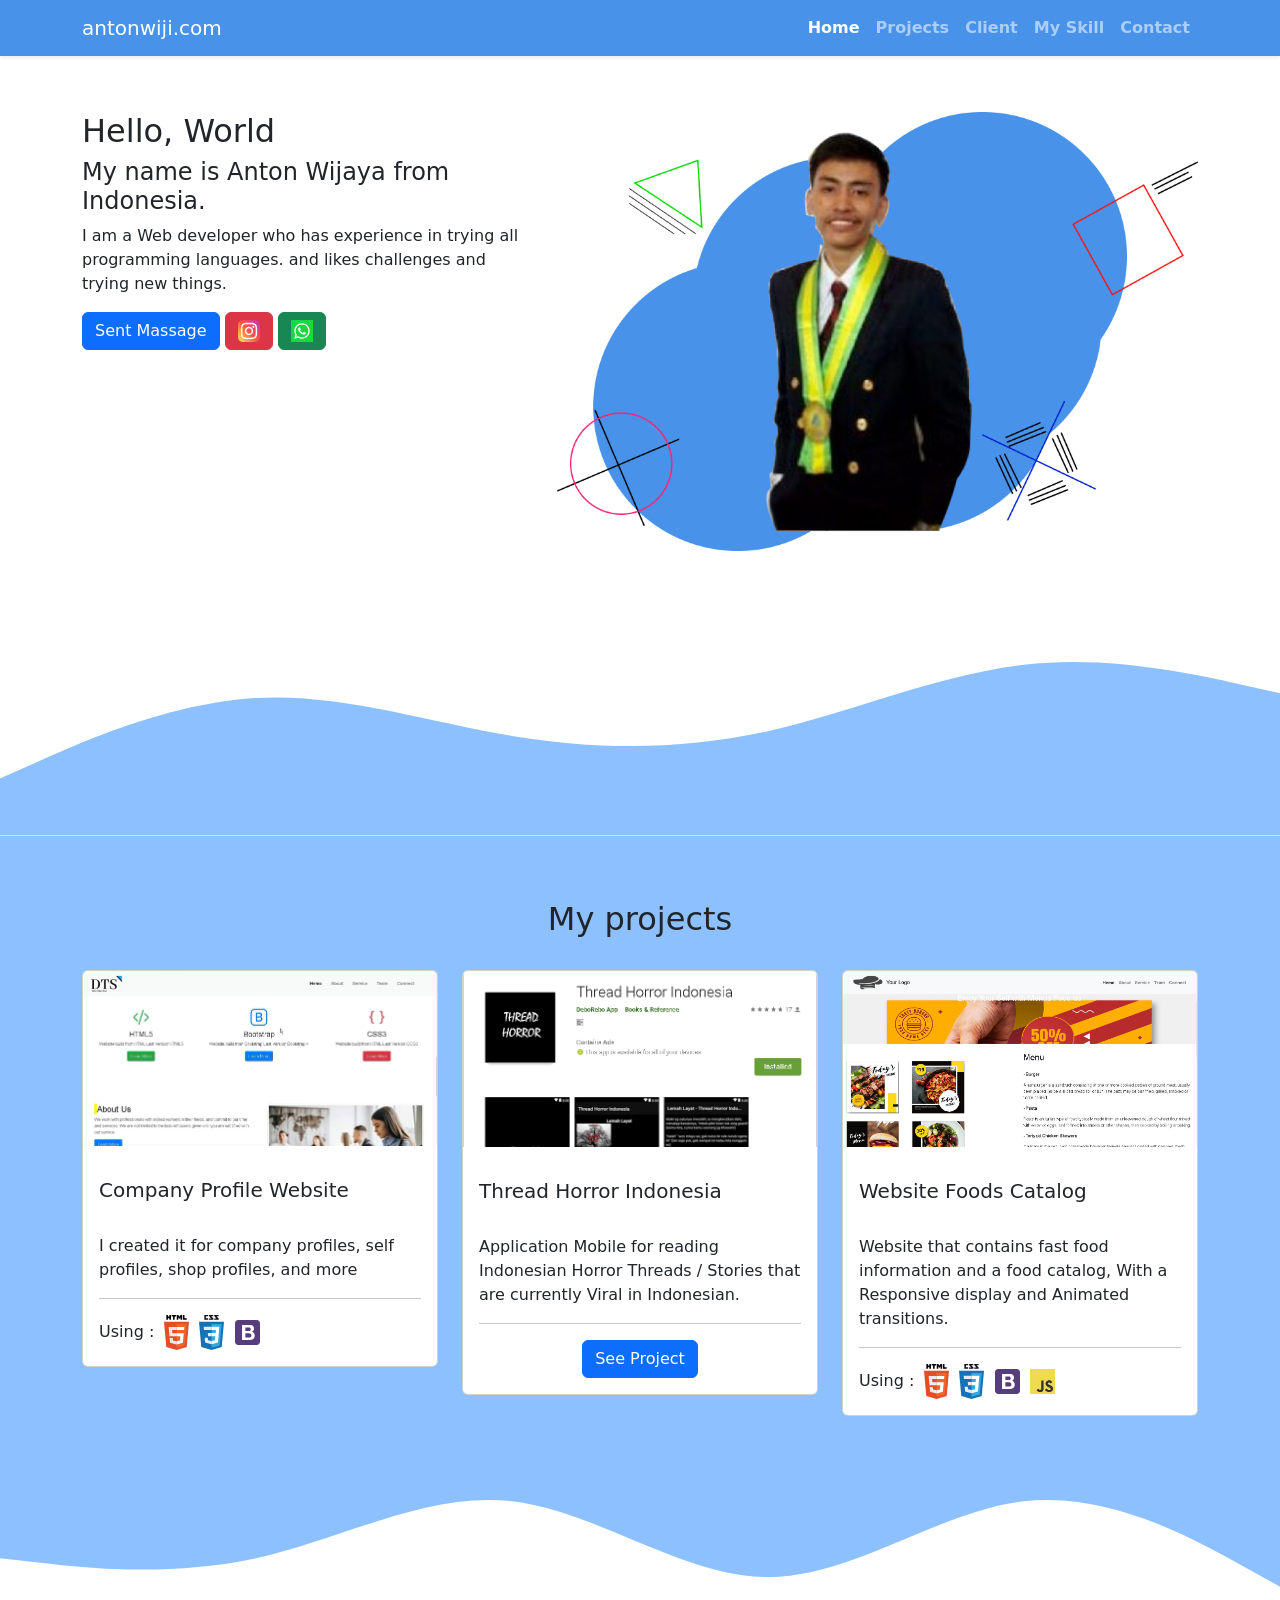
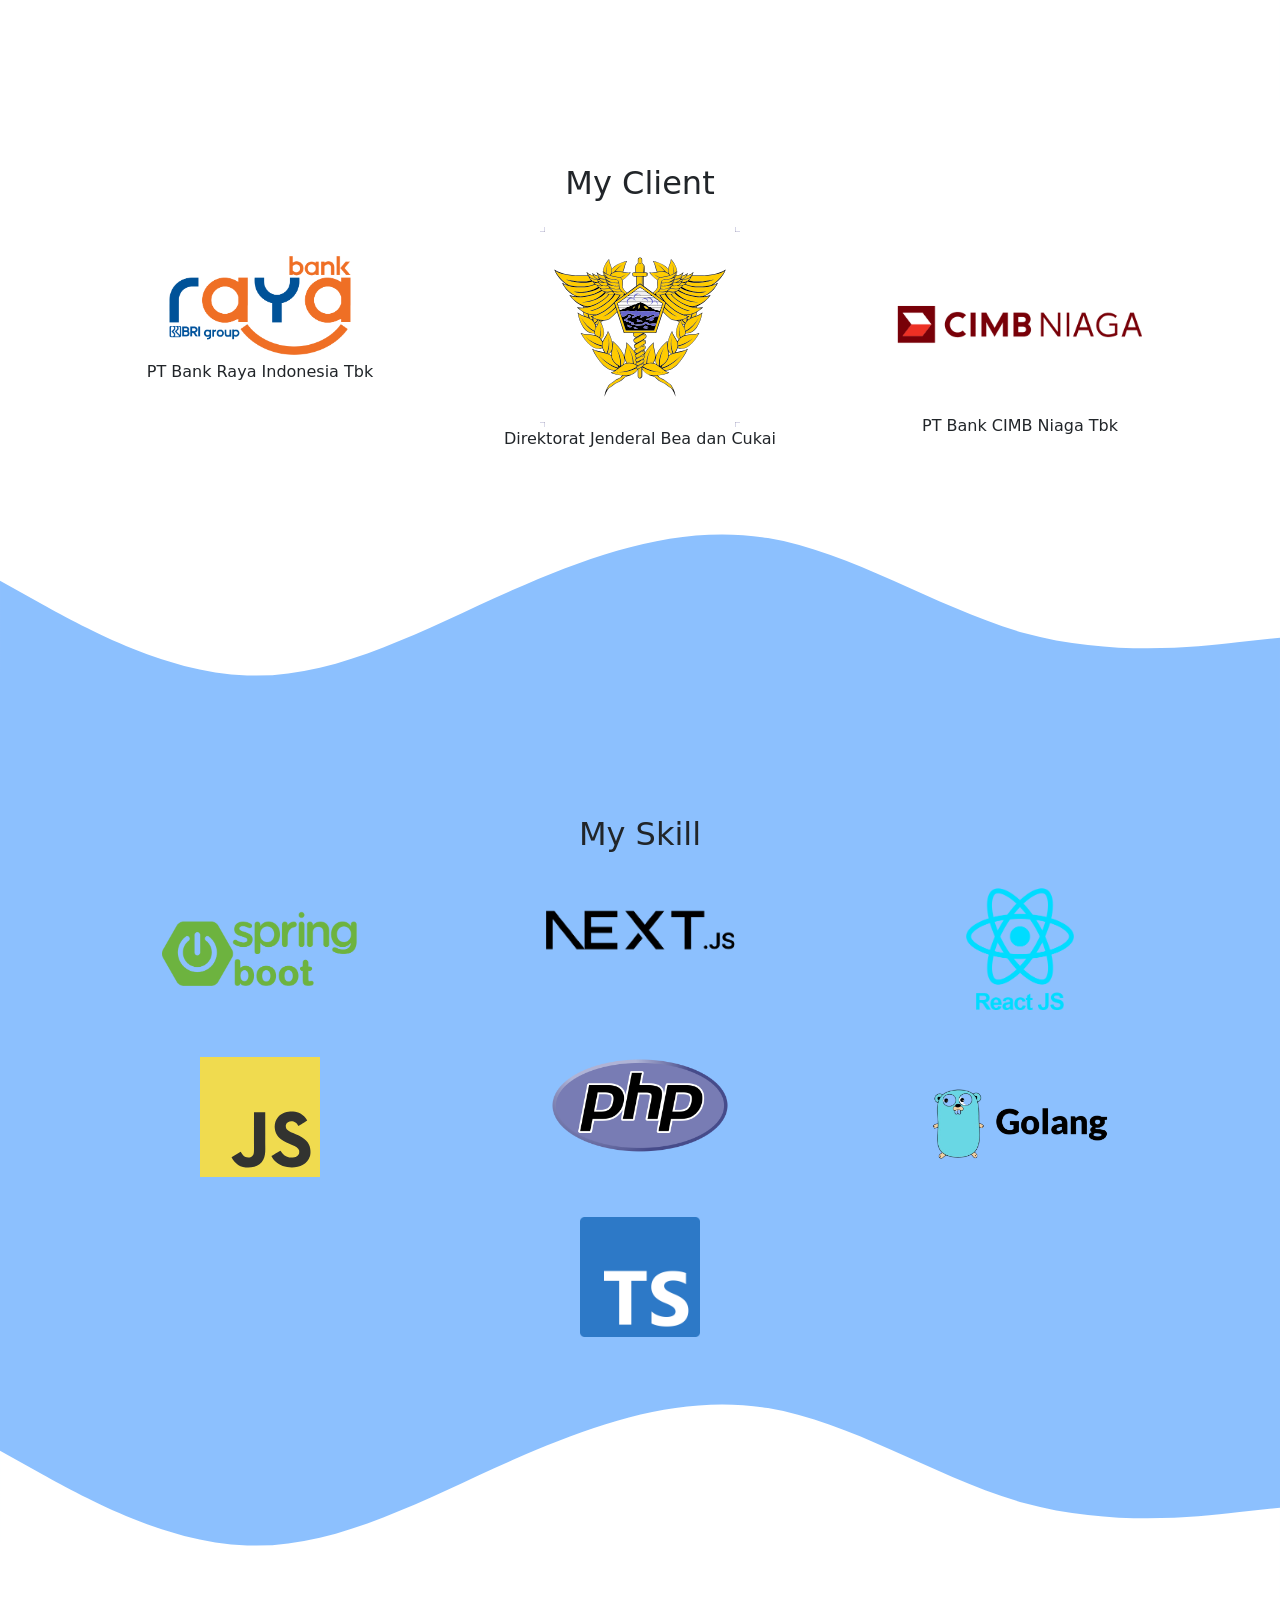
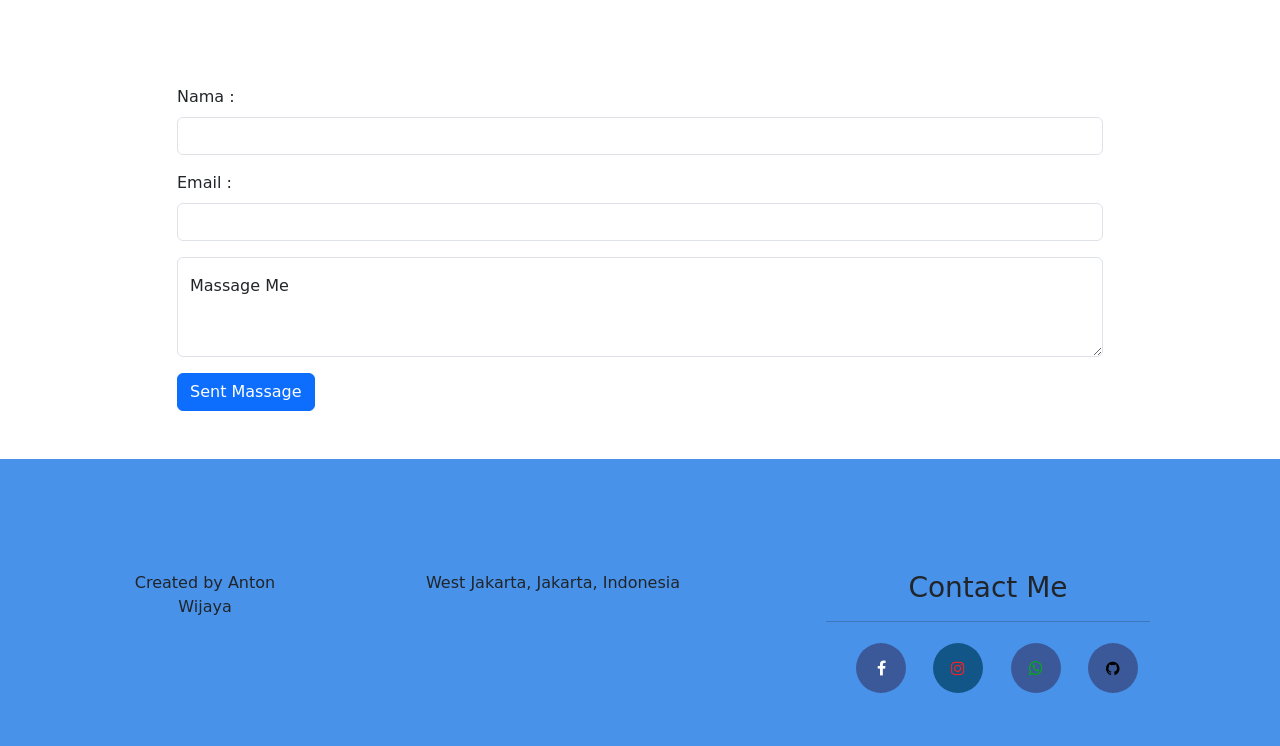
<file: index.html>
<!doctype html>
<html lang="en">
  <head>
    <!-- Required meta tags -->
    <meta charset="utf-8">
    <meta name="viewport" content="width=device-width, initial-scale=1">
    <meta name="google-site-verification" content="YA_-d4QmwrSGhTM2z7Q9wT8EKujYPphtuD5_Ady0Il8" />

    <!-- Bootstrap CSS -->
    <link href="https://cdn.jsdelivr.net/npm/bootstrap@5.0.0-beta2/dist/css/bootstrap.min.css" rel="stylesheet" integrity="sha384-BmbxuPwQa2lc/FVzBcNJ7UAyJxM6wuqIj61tLrc4wSX0szH/Ev+nYRRuWlolflfl" crossorigin="anonymous">

    <title>Anton Wijaya</title>
    <link rel="stylesheet" href="css/style.css">
    <link rel="stylesheet" href="https://cdnjs.cloudflare.com/ajax/libs/font-awesome/4.7.0/css/font-awesome.min.css">
    <script src="script/script.js"></script>
  </head>
  <body id="home">
<!-- awalan Navbar -->
    <nav class="navbar navbar-expand-lg navbar-dark shadow-sm fixed-top" style="background-color: rgb(72 146 234);">
        <div class="container">
          <a class="navbar-brand" href="#">antonwiji.com</a>
          <button class="navbar-toggler" type="button" data-bs-toggle="collapse" data-bs-target="#navbarNav" aria-controls="navbarNav" aria-expanded="false" aria-label="Toggle navigation">
            <span class="navbar-toggler-icon"></span>
          </button>
          <div class="collapse navbar-collapse" id="navbarNav">
            <ul class="navbar-nav ms-auto" style="font-weight: 700;">
              <li class="nav-item">
                <a class="nav-link active" aria-current="page" href="#home">Home</a>
              </li>
              <li class="nav-item">
                <a class="nav-link" href="#projects">Projects</a>
              </li>
              <li class="nav-item">
                <a class="nav-link" href="#client">Client</a>
              </li>
              <li class="nav-item">
                <a class="nav-link" href="#tool">My Skill</a>
              </li>
              <li class="nav-item">
                <a class="nav-link" href="#contact">Contact</a>
              </li>
            </ul>
          </div>
        </div>
      </nav>
  <!-- Akhir Navbar -->

  <!-- Awalan Hero -->

    <section>
        <div class="container">
            <div class="row mt-5">
                <div class="col-sm-5">
                    <h2>Hello, World<br></h2>  <h4>My name is Anton Wijaya from Indonesia.</h4> <p> I am a Web developer who has experience in trying all programming languages. and likes challenges and trying new things.</p>
                    <a class="btn btn-primary" href="mailto:wijayaanton50@gmail.com?subject=Hire%20Me&body=">Sent Massage</a>
                    <button type="button" class="btn btn-danger"><a class="" href="https://www.instagram.com/anton_wiji/"><img src="img/instagram.svg" alt="ig" width="22"></a></button>
                    <button type="button" class="btn btn-success"><a class="" href="https://wa.me/message/4FSF6M2O7ATKB1"><img src="img/whatsapp.svg" alt="wa" width="22"></a></button>
                 </div>
                <div class="col-sm-7 text-center">
                    <img class="img-fluid" src="img/Frame 3.png" alt="profil">
                </div>
            </div>
        </div>

        <svg xmlns="http://www.w3.org/2000/svg" viewBox="0 0 1440 320"><path fill="#8CC0FE" d="M0,256L48,234.7C96,213,192,171,288,165.3C384,160,480,192,576,208C672,224,768,224,864,202.7C960,181,1056,139,1152,128C1248,117,1344,139,1392,149.3L1440,160L1440,320L1392,320C1344,320,1248,320,1152,320C1056,320,960,320,864,320C768,320,672,320,576,320C480,320,384,320,288,320C192,320,96,320,48,320L0,320Z"></path></svg>
    </section>
    <!-- Akhir Hero -->

    <!-- Awalan Projects -->
    <section id="projects">
        <div class="container">
            <div class="row">
                <div class="col text-center">
                    <h2>My projects</h2>
                </div>
            </div>

            <div class="row mt-4">
                <div class="col-sm-4"><div class="card">
                    <img src="img/website.png" class="card-img-top" alt="frame1">
                    <div class="card-body">
                      <p class="card-text">
                        <h5>Company Profile Website </h5>
                      </br>
                      <p>I created it for company profiles, self profiles, shop profiles, and more</p>
                        <hr>
                        Using :
                        <div class="use">
                        <img src="img/html.svg" alt="html" width="30">
                        <img src="img/css.svg" alt="html" width="30">
                        <img src="img/boostrap2.svg" alt="html" width="30">
                      </div>

                    </div>
                  </div>
                </div>
                <div class="col-sm-4">
                  <div class="card">
                    <img src="img/android.PNG" class="card-img-top" alt="frame2">
                    <div class="card-body">
                      <p class="card-text"><h5>Thread Horror Indonesia</h5>
                        <br>
                        <p>Application Mobile for reading Indonesian Horror Threads / Stories that are currently Viral in Indonesian.</p></p>
                        <hr>
                    <a href="https://play.google.com/store/apps/details?id=com.deborebo.threadhrrorind"><center>
                      <button class="btn btn-primary">See Project</button></center></a>
                    </div>
                  </div>
                </div>
                <div class="col-sm-4"><div class="card">
                    <img src="img/website_2.png" class="card-img-top" alt="frame3">
                    <div class="card-body">
                      <p class="card-text"><h5>Website Foods Catalog</h5>
                      <br>
                      <p>Website that contains fast food information and a food catalog, With a Responsive display and Animated transitions.</p>
                      </p>
                      <hr>
                      Using :
                        <div class="use">
                        <img src="img/html.svg" alt="html" width="30">
                        <img src="img/css.svg" alt="html" width="30">
                        <img src="img/boostrap2.svg" alt="html" width="30">
                        <img src="img/javasript.svg" alt="html" width="30">
                      </div>
                    </div>
                  </div>
                </div>
            </div>
        </div>
        <svg xmlns="http://www.w3.org/2000/svg" viewBox="0 0 1440 320"><path fill="#ffffff" fill-opacity="1" d="M0,160L48,165.3C96,171,192,181,288,160C384,139,480,85,576,96C672,107,768,181,864,181.3C960,181,1056,107,1152,96C1248,85,1344,139,1392,165.3L1440,192L1440,320L1392,320C1344,320,1248,320,1152,320C1056,320,960,320,864,320C768,320,672,320,576,320C480,320,384,320,288,320C192,320,96,320,48,320L0,320Z"></path></svg>
    </section>
<!-- Akhir Project -->

<!-- Awalan Client -->
<section id="client">
  <div class="container">
    <div class="row mb-3"><div class="col text-center"><h2>My Client</h2></div></div>
    <div class="row">
      <div class="col-sm-4 text-center pt-4">
        <img class="img-fluid" src="img/raya.png" alt="spring" width="200rem">
        <p>PT Bank Raya Indonesia Tbk</p>
      </div>
      <div class="col-sm-4 text-center">
        <img class="img-fluid" src="img/beacukai.svg" alt="next" width="200rem">
        <p>Direktorat Jenderal Bea dan Cukai</p>
      </div>
      <div class="col-sm-4 text-center pt-2">
        <img class="img-fluid" src="img/cimb-niaga.png" alt="boostrap" width="250rem">
        <p>PT Bank CIMB Niaga Tbk</p>
      </div>
    </div>
  </div>
  <svg xmlns="http://www.w3.org/2000/svg" viewBox="0 0 1440 320"><path fill="#8CC0FE" fill-opacity="1" d="M0,128L48,154.7C96,181,192,235,288,234.7C384,235,480,181,576,138.7C672,96,768,64,864,80C960,96,1056,160,1152,186.7C1248,213,1344,203,1392,197.3L1440,192L1440,320L1392,320C1344,320,1248,320,1152,320C1056,320,960,320,864,320C768,320,672,320,576,320C480,320,384,320,288,320C192,320,96,320,48,320L0,320Z"></path></svg>
  </section>

<!-- Akhir Client -->

<!-- Awalan Skill Toolz -->

<section id="tool">
<div class="container">
  <div class="row mb-3"><div class="col text-center"><h2>My Skill</h2></div></div>
  <div class="row">
    <div class="col-sm-4 text-center pt-4">
      <img class="img-fluid" src="img/spring-boot-logo.png" alt="spring" width="200rem">
    </div>
    <div class="col-sm-4 text-center pt-4">
      <img class="img-fluid" src="img/next.png" alt="next" width="200rem">
    </div>
    <div class="col-sm-4 text-center pt-2">
      <img class="img-fluid" src="img/react.png" alt="boostrap" width="200rem">
    </div>
  </div>
  <div class="row mt-3">
    <div class="col-sm-4 text-center pt-4">
     <img class="img-fluid" src="img/javasript.svg" alt="js" width="120rem">
    </div>
    <div class="col-sm-4 text-center pt-4">
      <img class="img-fluid" src="img/php.png" alt="php" width="180rem">
    </div>
    <div class="col-sm-4 text-center pt-5">
      <img class="img-fluid" src="img/golang.png" alt="php" width="200rem">
    </div>
  </div>
  <div class="row mt-3 justify-content-center">
    <div class="col-sm-4 text-center pt-4">
     <img class="img-fluid" src="img/typescript.png" alt="js" width="120rem">
    </div>
  </div>
</div>
<svg xmlns="http://www.w3.org/2000/svg" viewBox="0 0 1440 320"><path fill="#ffffff" fill-opacity="1" d="M0,128L48,154.7C96,181,192,235,288,234.7C384,235,480,181,576,138.7C672,96,768,64,864,80C960,96,1056,160,1152,186.7C1248,213,1344,203,1392,197.3L1440,192L1440,320L1392,320C1344,320,1248,320,1152,320C1056,320,960,320,864,320C768,320,672,320,576,320C480,320,384,320,288,320C192,320,96,320,48,320L0,320Z"></path></svg>
</section>
<!-- Akhir Skill Toolz -->

<!-- Awalan Contact Me -->
<section id="contact">
<div class="container">
  <div class="row justify-content-center">
    <div class="col-10 mb-5">
      <form>
        <div class="mb-3">
          <label for="name" class="form-label">Nama :</label>
          <input type="text" class="form-control" id="nama">
        </div>
        <div class="mb-3">
          <label for="Email" class="form-label">Email :</label>
          <input type="text" class="form-control" id="email">
        </div>
        <div class="form-floating">
          <textarea class="form-control" placeholder="Leave a comment here" id="pesan" style="height: 100px"></textarea>
          <label for="floatingTextarea2">Massage Me</label>
        </div>
        <button onclick="klik()" class="btn btn-primary mt-3">Sent Massage</button>
      </form>
    </div>
  </div>
</div>
</section>
<!-- Akhir Contact Me -->

<!-- Awal Footer -->

<section class="footer">
  <div class="container">
    <div class="row text-center p-5">
      <div class="col-sm-2">
       Created by Anton Wijaya
      </div>
      <div class="col-sm-6">
        <p>West Jakarta, Jakarta, Indonesia</p>
      </div>
      <div class="col-sm-4">
        <h3>Contact Me </h3>
        <hr>
        <a href="https://www.facebook.com/leraku12" class="fa fa-facebook"></a>
        <a href="https://www.instagram.com/anton_wiji/" class="fa fa-instagram"></a>
        <a href="https://wa.me/6285709005738" class="fa fa-whatsapp"></a>
        <a href="https://github.com/antonwiji/" class="fa fa-github"></a>


      </div>
    </div>
  </div>
</section>


<!-- Akhir Footer -->


    <!-- Option 1: Bootstrap Bundle with Popper -->
    <script src="https://cdn.jsdelivr.net/npm/bootstrap@5.0.0-beta2/dist/js/bootstrap.bundle.min.js" integrity="sha384-b5kHyXgcpbZJO/tY9Ul7kGkf1S0CWuKcCD38l8YkeH8z8QjE0GmW1gYU5S9FOnJ0" crossorigin="anonymous"></script>

   
  </body>
</html>
</file>
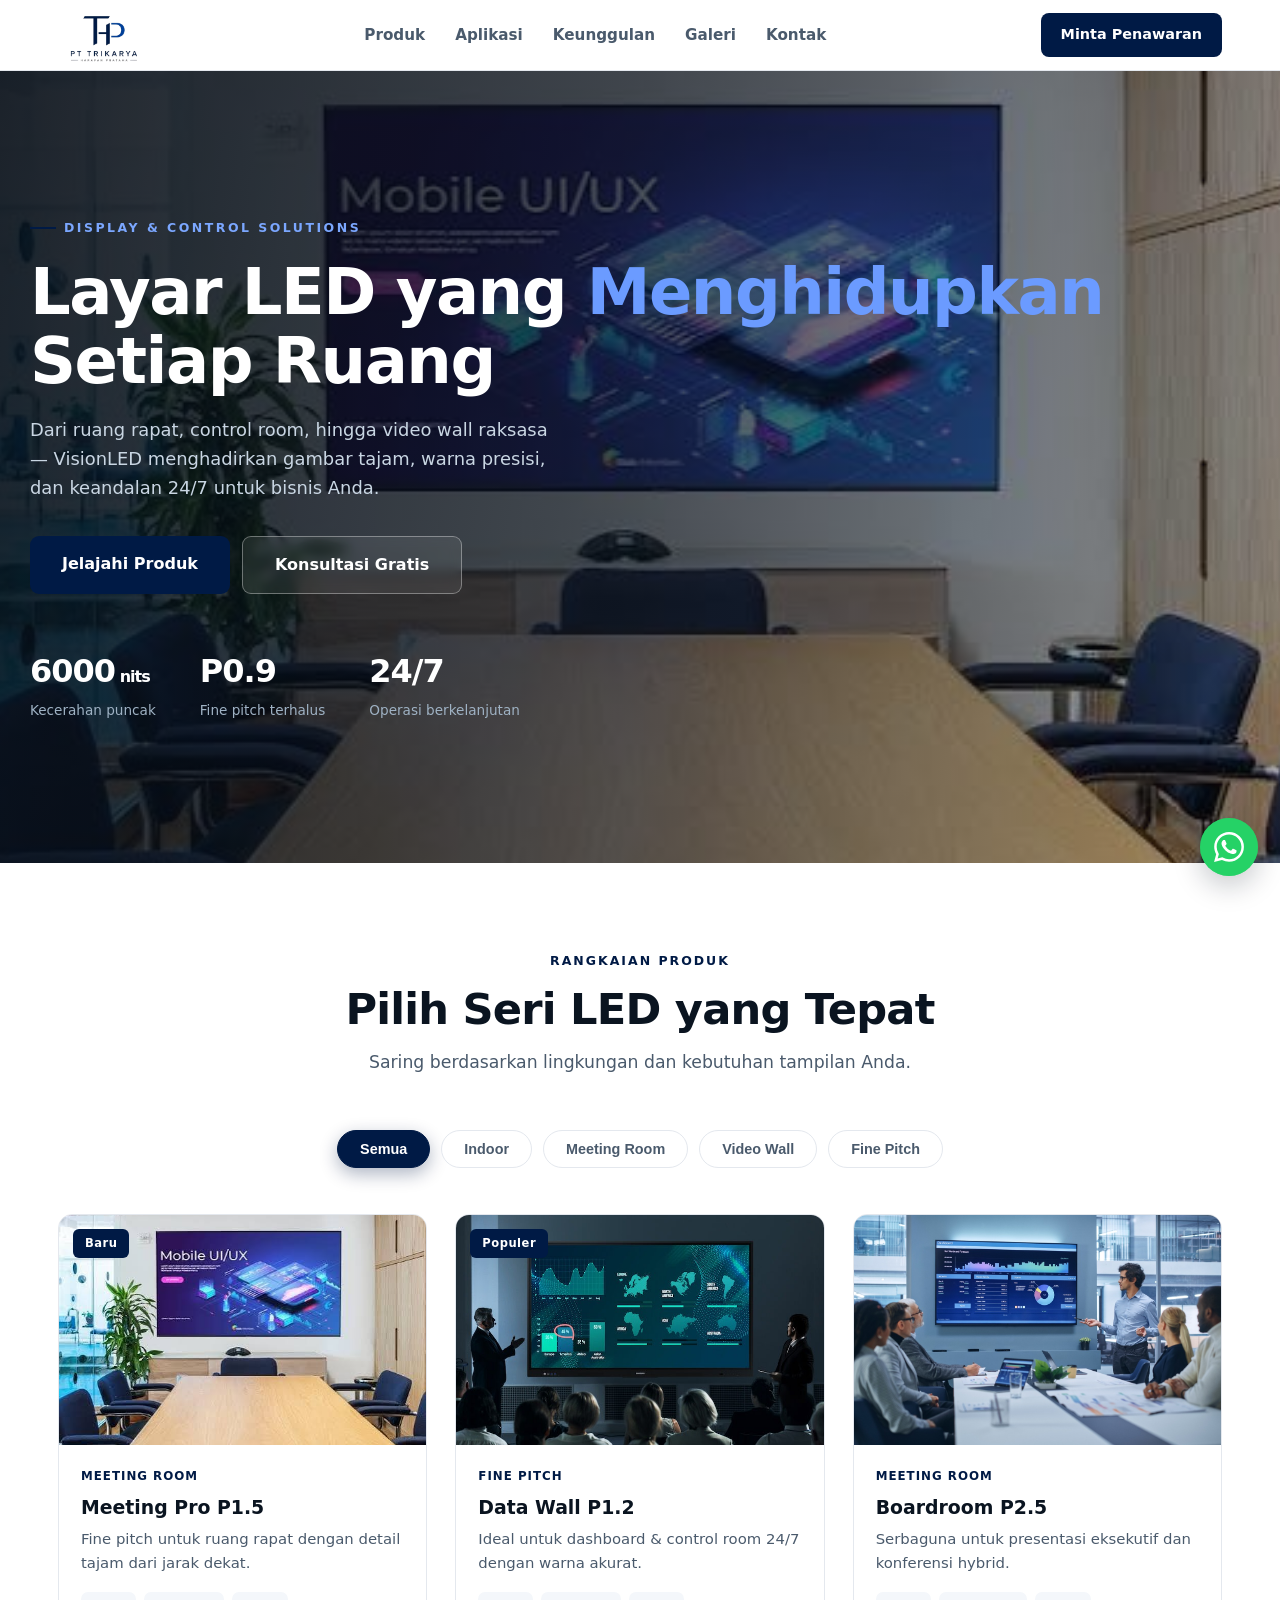
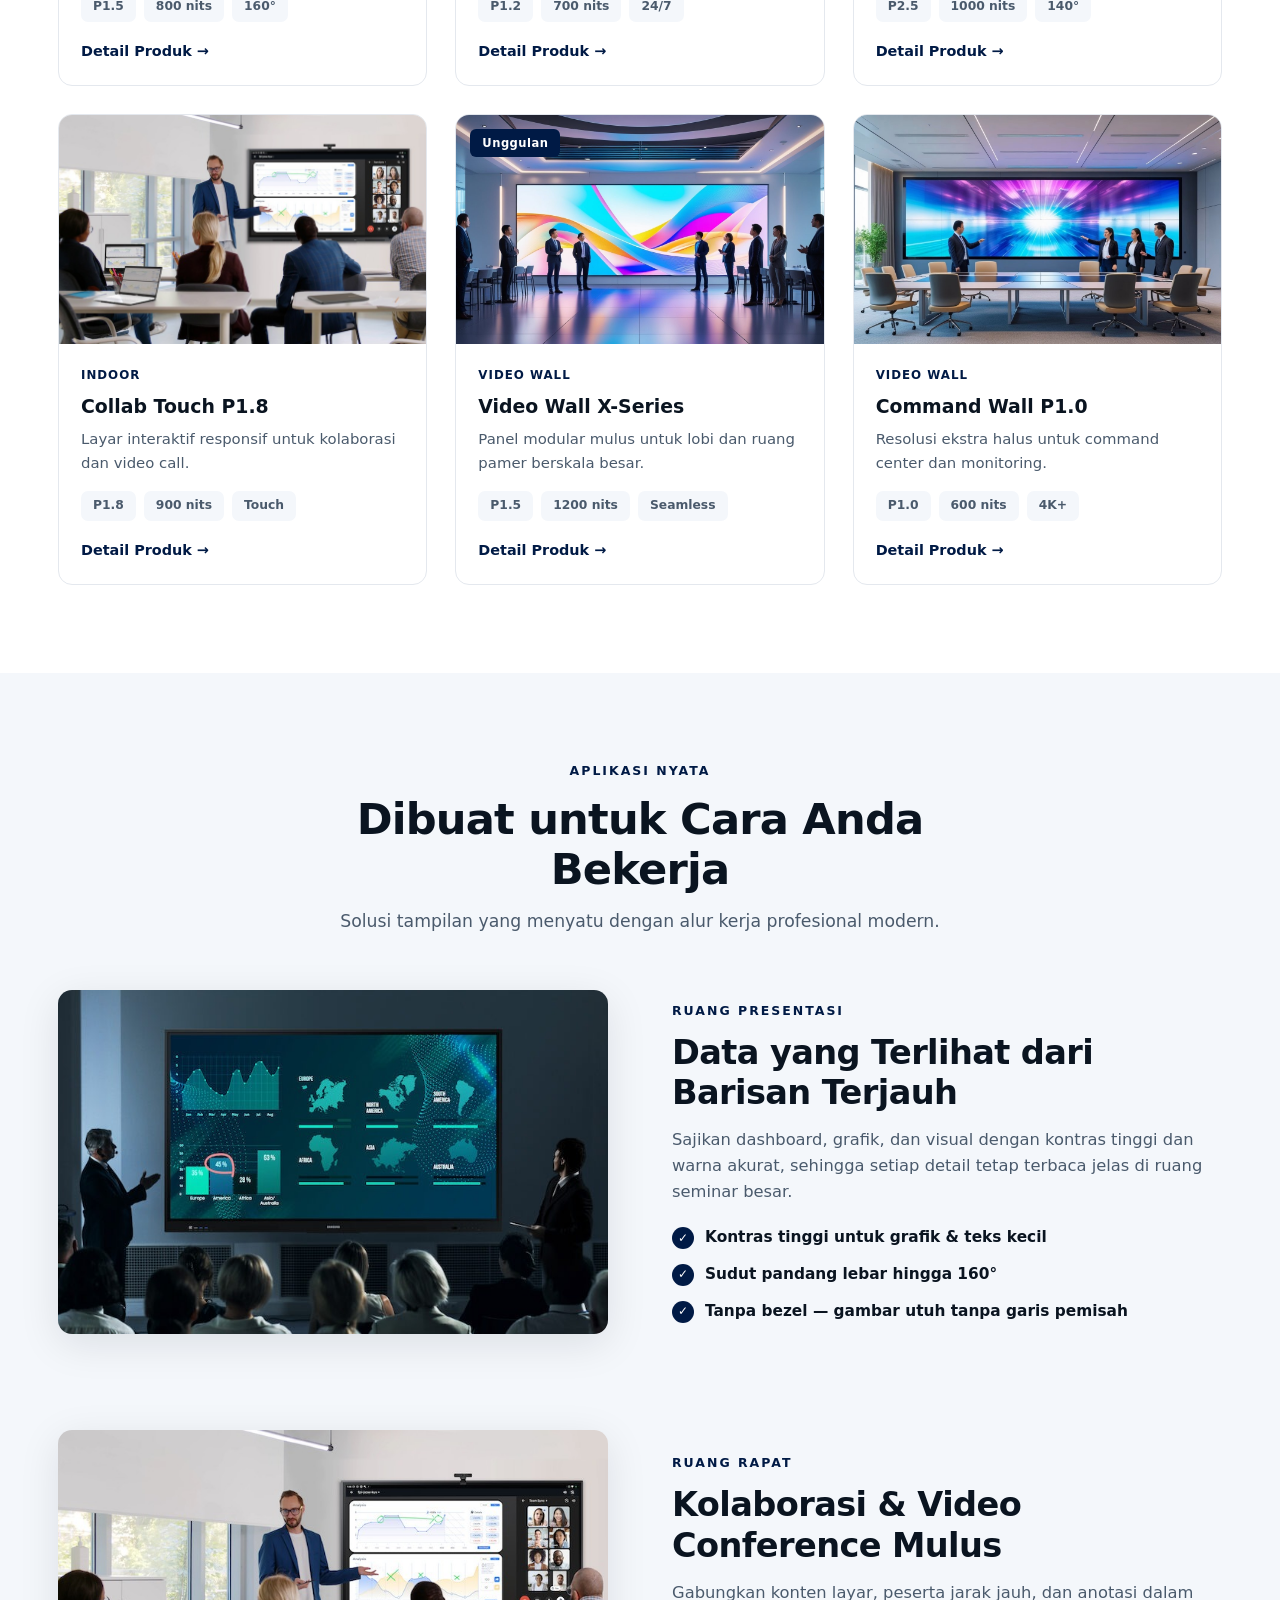
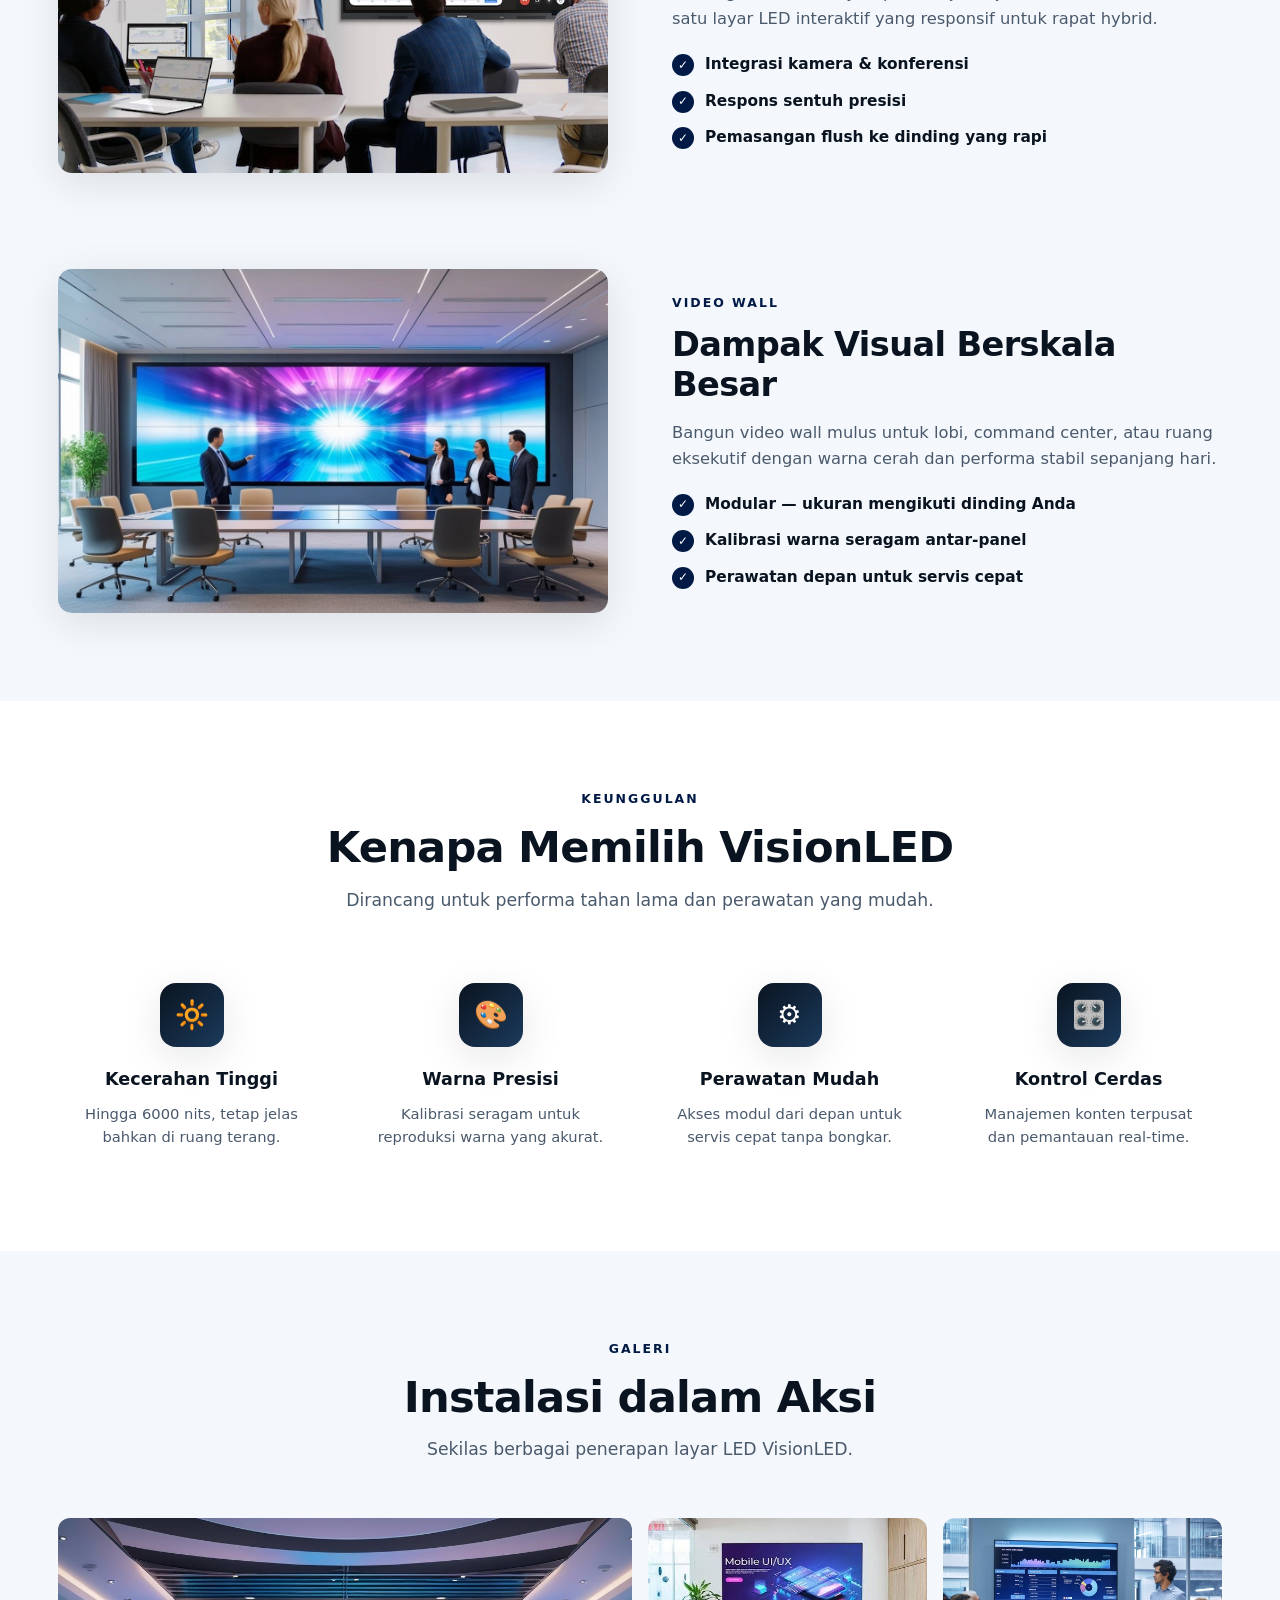
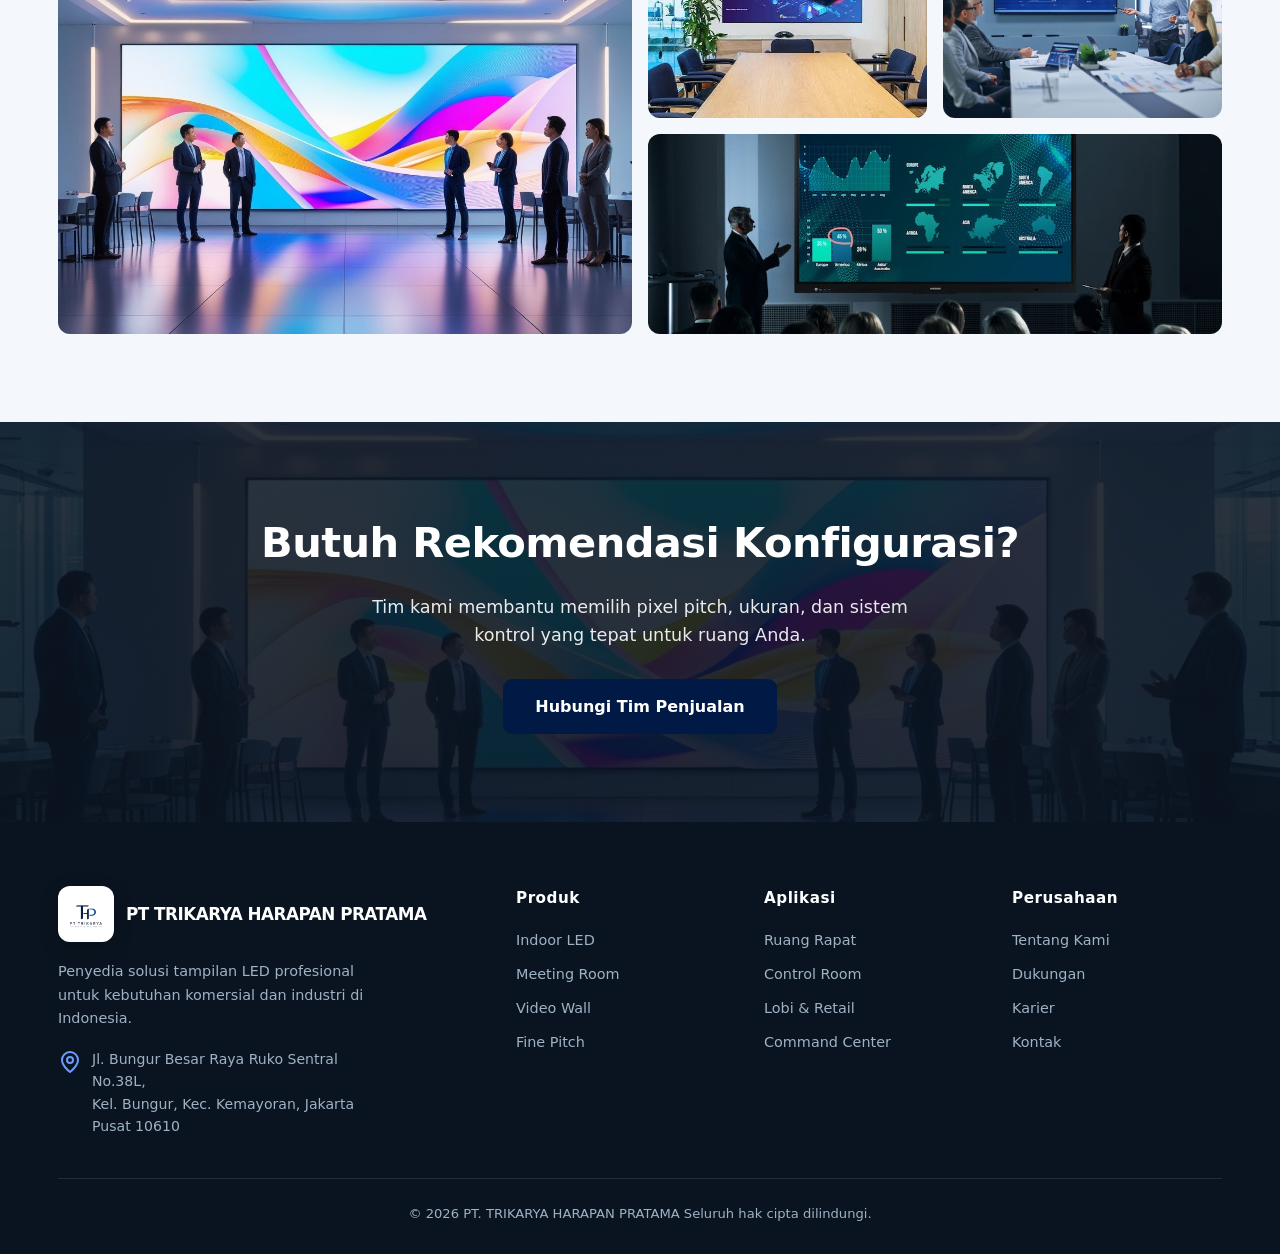
<file: web.html>
<!DOCTYPE html>
<html lang="id">
<head>
<meta charset="UTF-8">
<meta name="viewport" content="width=device-width, initial-scale=1.0">
<title>TRIKARYA HARAPAN PRATAMA — Solusi LED Display Profesional</title>
<style>
  :root{
    --ink:#0a1420;--ink-2:#4a5a6c;--line:#e4e8ee;--bg:#ffffff;--bg-soft:#f4f7fb;
    --accent:#001a45;--accent-dark:#00102e;--radius:14px;
    --shadow:0 10px 40px rgba(10,20,32,.10);--shadow-lg:0 24px 60px rgba(10,20,32,.18);--maxw:1220px;
  }
  *{box-sizing:border-box;margin:0;padding:0}
  html{scroll-behavior:smooth}
  body{font-family:'Segoe UI',system-ui,-apple-system,Roboto,Arial,sans-serif;color:var(--ink);background:var(--bg);line-height:1.6;-webkit-font-smoothing:antialiased}
  a{color:inherit;text-decoration:none}
  img{max-width:100%;display:block}
  .wrap{max-width:var(--maxw);margin:0 auto;padding:0 28px}
  .reveal{opacity:0;transform:translateY(28px);transition:opacity .7s ease,transform .7s ease}
  .reveal.in{opacity:1;transform:none}

  header{position:sticky;top:0;z-index:100;background:rgba(255,255,255,.86);backdrop-filter:blur(14px);border-bottom:1px solid var(--line)}
  .nav{display:flex;align-items:center;justify-content:space-between;height:70px}
  .logo{display:flex;align-items:center;gap:10px;font-weight:800;font-size:1.3rem;letter-spacing:-.5px}
  .logo .dot{width:28px;height:28px;border-radius:7px;background:linear-gradient(135deg,var(--accent),var(--accent-dark));display:inline-block}
  .logo .logo-img{width:92px;height:92px;object-fit:contain;display:block}
  .menu{display:flex;gap:30px;list-style:none;font-weight:600;font-size:.95rem}
  .menu a{color:var(--ink-2);transition:color .2s;position:relative}
  .menu a::after{content:"";position:absolute;left:0;bottom:-6px;width:0;height:2px;background:var(--accent);transition:width .25s}
  .menu a:hover{color:var(--ink)}
  .menu a:hover::after{width:100%}
  .nav-cta{background:var(--accent);color:#fff;padding:10px 20px;border-radius:8px;font-weight:700;font-size:.9rem;transition:.2s}
  .nav-cta:hover{background:var(--accent-dark);transform:translateY(-1px)}
  .burger{display:none;flex-direction:column;gap:5px;background:none;border:0;cursor:pointer;padding:6px}
  .burger span{width:24px;height:2px;background:var(--ink);transition:.3s}

  .hero{position:relative;min-height:88vh;display:flex;align-items:center;overflow:hidden;color:#fff}
  .hero-bg{position:absolute;inset:0;background:url('img/hero-meeting.jpeg') center/cover no-repeat;transform:scale(1.05);animation:slowzoom 18s ease-in-out infinite alternate}
  @keyframes slowzoom{to{transform:scale(1.14)}}
  .hero-bg::after{content:"";position:absolute;inset:0;background:linear-gradient(100deg,rgba(6,13,22,.92) 0%,rgba(6,13,22,.72) 45%,rgba(6,13,22,.30) 100%)}
  .hero-inner{position:relative;z-index:2; padding:72px 0}
  .eyebrow{display:inline-flex;align-items:center;gap:8px;font-size:.78rem;font-weight:700;letter-spacing:2.5px;text-transform:uppercase;color:#7ba7ff;margin-bottom:20px}
  .eyebrow::before{content:"";width:26px;height:2px;background:var(--accent)}
  .hero h1{font-size:clamp(2.1rem,5.4vw,4rem);line-height:1.08;font-weight:800;letter-spacing:-1.5px;margin-bottom:20px}
  .hero h1 span{color:#6b9bff}
  .hero p{font-size:1.12rem;color:#c9d6e3;margin-bottom:34px;max-width:540px}
  .hero-ctas{display:flex;flex-wrap:wrap;gap:12px}
  .btn{display:inline-block;background:var(--accent);color:#fff;padding:15px 32px;border-radius:9px;font-weight:700;transition:transform .15s,background .2s,box-shadow .2s;text-align:center}
  .btn:hover{background:var(--accent-dark);transform:translateY(-2px);box-shadow:0 10px 30px rgba(0,26,69,.45)}
  .btn-ghost{background:rgba(255,255,255,.08);border:1.5px solid rgba(255,255,255,.35);backdrop-filter:blur(6px)}
  .btn-ghost:hover{background:rgba(255,255,255,.16);box-shadow:none}
  .hero-stats{display:flex;flex-wrap:wrap;gap:20px 44px;margin-top:52px}
  .hero-stats .st b{display:block;font-size:2rem;font-weight:800;letter-spacing:-1px}
  .hero-stats .st span{font-size:.85rem;color:#9fb2c4}

  section.block{padding:88px 0}
  .head{max-width:660px;margin:0 auto 54px;text-align:center}
  .head .tag{font-size:.78rem;font-weight:700;letter-spacing:2px;text-transform:uppercase;color:var(--accent);margin-bottom:14px;display:block}
  .head h2{font-size:clamp(1.8rem,4.4vw,2.7rem);font-weight:800;letter-spacing:-.8px;margin-bottom:14px;line-height:1.15}
  .head p{color:var(--ink-2);font-size:1.08rem}

  .filters{display:flex;flex-wrap:wrap;gap:11px;justify-content:center;margin-bottom:46px}
  .chip{border:1.5px solid var(--line);background:#fff;color:var(--ink-2);padding:10px 22px;border-radius:30px;font-weight:600;font-size:.9rem;cursor:pointer;transition:.2s}
  .chip:hover{border-color:var(--accent);color:var(--accent)}
  .chip.active{background:var(--accent);border-color:var(--accent);color:#fff;box-shadow:0 6px 18px rgba(0,26,69,.32)}

  .grid{display:grid;grid-template-columns:repeat(auto-fill,minmax(300px,1fr));gap:28px}
  .card{border:1px solid var(--line);border-radius:var(--radius);overflow:hidden;background:#fff;transition:transform .25s,box-shadow .25s;display:flex;flex-direction:column}
  .card:hover{transform:translateY(-8px);box-shadow:var(--shadow-lg)}
  .card-img{aspect-ratio:16/10;overflow:hidden;position:relative;background:#0a1420}
  .card-img img{width:100%;height:100%;object-fit:cover;transition:transform .5s}
  .card:hover .card-img img{transform:scale(1.07)}
  .badge{position:absolute;top:14px;left:14px;background:var(--accent);color:#fff;font-size:.72rem;font-weight:700;padding:5px 12px;border-radius:6px;letter-spacing:.5px;z-index:2}
  .card-body{padding:22px;display:flex;flex-direction:column;flex:1}
  .card-cat{font-size:.74rem;font-weight:700;letter-spacing:1px;text-transform:uppercase;color:var(--accent);margin-bottom:9px}
  .card-body h3{font-size:1.18rem;font-weight:700;margin-bottom:9px;line-height:1.3}
  .card-body p{color:var(--ink-2);font-size:.93rem;flex:1;margin-bottom:16px}
  .specs{display:flex;gap:8px;flex-wrap:wrap;margin-bottom:18px}
  .spec{font-size:.77rem;color:var(--ink-2);background:var(--bg-soft);padding:5px 12px;border-radius:7px;font-weight:600}
  .card-link{color:var(--accent);font-weight:700;font-size:.9rem;display:inline-flex;align-items:center;gap:6px;transition:gap .2s}
  .card-link:hover{gap:11px}

  .showcase{background:var(--bg-soft)}
  .split{display:grid;grid-template-columns:1fr 1fr;gap:64px;align-items:center;margin-bottom:96px}
  .split:last-child{margin-bottom:0}
  .split.rev .txt{order:2}
  .split-img{border-radius:var(--radius);overflow:hidden;box-shadow:var(--shadow);aspect-ratio:16/10}
  .split-img img{width:100%;height:100%;object-fit:cover}
  .split .txt .tag{font-size:.78rem;font-weight:700;letter-spacing:2px;text-transform:uppercase;color:var(--accent);margin-bottom:12px;display:block}
  .split .txt h3{font-size:clamp(1.5rem,3.4vw,2.1rem);font-weight:800;letter-spacing:-.6px;margin-bottom:14px;line-height:1.2}
  .split .txt p{color:var(--ink-2);margin-bottom:20px;font-size:1.02rem}
  .checklist{list-style:none;display:grid;gap:12px}
  .checklist li{display:flex;gap:11px;align-items:flex-start;font-weight:600;font-size:.96rem}
  .checklist li::before{content:"✓";flex:0 0 auto;width:22px;height:22px;background:var(--accent);color:#fff;border-radius:50%;display:flex;align-items:center;justify-content:center;font-size:.75rem;margin-top:2px}

  .fgrid{display:grid;grid-template-columns:repeat(auto-fit,minmax(230px,1fr));gap:32px}
  .feat{text-align:center;padding:14px}
  .feat .ic{width:64px;height:64px;margin:0 auto 18px;border-radius:16px;background:linear-gradient(135deg,#0a1420,#1b3a5c);color:#fff;box-shadow:var(--shadow);display:flex;align-items:center;justify-content:center;font-size:1.7rem}
  .feat h4{font-size:1.1rem;margin-bottom:9px}
  .feat p{color:var(--ink-2);font-size:.92rem}

  .gallery{display:grid;grid-template-columns:repeat(4,1fr);grid-auto-rows:200px;gap:16px}
  .gitem{border-radius:12px;overflow:hidden;position:relative}
  .gitem img{width:100%;height:100%;object-fit:cover;transition:transform .5s}
  .gitem:hover img{transform:scale(1.08)}
  .gitem::after{content:"";position:absolute;inset:0;background:linear-gradient(to top,rgba(10,20,32,.45),transparent 55%);opacity:0;transition:.3s}
  .gitem:hover::after{opacity:1}
  .g-wide{grid-column:span 2}
  .g-tall{grid-row:span 2}

  .cta-band{position:relative;color:#fff;text-align:center;overflow:hidden}
  .cta-band .cbg{position:absolute;inset:0;background:url('img/videowall-color.jpeg') center/cover}
  .cta-band .cbg::after{content:"";position:absolute;inset:0;background:linear-gradient(rgba(10,20,32,.86),rgba(10,20,32,.9))}
  .cta-band .wrap{position:relative;z-index:2}
  .cta-band h2{font-size:clamp(1.7rem,4.4vw,2.6rem);font-weight:800;margin-bottom:16px;letter-spacing:-.6px}
  .cta-band p{font-size:1.1rem;opacity:.9;margin-bottom:30px;max-width:560px;margin-inline:auto}

  footer{background:#0a1420;color:#9fb2c4;padding:64px 0 30px;font-size:.9rem}
  .fcols{display:grid;grid-template-columns:2fr 1fr 1fr 1fr;gap:38px;margin-bottom:40px}
  footer h5{color:#fff;font-size:.95rem;margin-bottom:18px;letter-spacing:.5px}
  footer ul{list-style:none}
  footer li{margin-bottom:11px}
  footer a{transition:color .2s}
  footer a:hover{color:#fff}
  .fbrand .logo{color:#fff;margin-bottom:18px;font-size:1.05rem;line-height:1.2;gap:12px}
  .fbrand .logo .logo-img{width:56px;height:56px;background:#fff;padding:6px;border-radius:12px;box-shadow:0 6px 18px rgba(0,0,0,.25)}
  .fbrand p{max-width:320px;margin-bottom:18px}
  .fbrand address{font-style:normal;font-size:.88rem;line-height:1.6;color:#9fb2c4;max-width:320px;display:flex;gap:10px;align-items:flex-start}
  .fbrand address svg{flex:0 0 auto;width:24px;height:24px;color:#6b9bff;margin-top:2px}
  .fbottom{border-top:1px solid rgba(255,255,255,.1);padding-top:24px;text-align:center;font-size:.82rem}

  .fab{position:fixed;right:22px;z-index:90;display:flex;align-items:center;justify-content:center;border:0;cursor:pointer;box-shadow:0 10px 28px rgba(10,20,32,.22);transition:transform .2s,box-shadow .2s,opacity .3s,visibility .3s}
  .fab:hover{transform:translateY(-3px);box-shadow:0 14px 34px rgba(10,20,32,.28)}
  .fab-wa{bottom:24px;width:58px;height:58px;border-radius:50%;background:#25d366;color:#fff;text-decoration:none}
  .fab-wa svg{width:30px;height:30px}
  .fab-wa::before{content:"";position:absolute;inset:0;border-radius:50%;background:#25d366;opacity:.6;animation:pulseRing 2s ease-out infinite;z-index:-1}
  @keyframes pulseRing{0%{transform:scale(1);opacity:.55}80%,100%{transform:scale(1.6);opacity:0}}
  .fab-top{bottom:94px;width:46px;height:46px;border-radius:12px;background:#fff;color:var(--ink);border:1px solid var(--line);opacity:0;visibility:hidden;pointer-events:none}
  .fab-top.show{opacity:1;visibility:visible;pointer-events:auto}
  .fab-top svg{width:20px;height:20px}
  @media(max-width:600px){
    .fab{right:16px}
    .fab-wa{width:54px;height:54px;bottom:20px}
    .fab-wa svg{width:28px;height:28px}
    .fab-top{bottom:84px;width:42px;height:42px}
  }

  @media(max-width:900px){
    .menu,.nav-cta{display:none}
    .burger{display:flex}
    .menu.open{display:flex;flex-direction:column;position:absolute;top:70px;left:0;right:0;background:#fff;padding:22px;gap:20px;border-bottom:1px solid var(--line);box-shadow:var(--shadow)}
    .split{grid-template-columns:1fr;gap:30px;margin-bottom:60px}
    .split.rev .txt{order:0}
    .gallery{grid-template-columns:repeat(2,1fr);grid-auto-rows:170px}
    .g-wide{grid-column:span 2}
    .g-tall{grid-row:span 1}
    .fcols{grid-template-columns:1fr 1fr}
    section.block{padding:60px 0}
    .hero{min-height:auto}
    .hero-inner{padding:64px 0 56px}
    .hero-stats{gap:24px 36px;margin-top:44px}
  }
  @media(max-width:600px){
    .wrap{padding:0 20px}
    .nav{height:64px}
    .menu.open{top:64px}
    .hero-inner{padding:24px 16px 48px}
    .hero p{font-size:1rem;margin-bottom:28px}
    .eyebrow{margin-bottom:16px;letter-spacing:2px}
    .hero-ctas{flex-direction:column;align-items:stretch;gap:10px}
    .btn{padding:14px 24px;width:100%}
    .hero-stats{gap:18px 28px;margin-top:38px}
    .hero-stats .st b{font-size:1.6rem}
    .hero-stats .st span{font-size:.78rem}
    .fcols{grid-template-columns:1fr}
    .grid{grid-template-columns:1fr}
    .filters{justify-content:flex-start;overflow-x:auto;flex-wrap:nowrap;padding-bottom:8px;margin-left:-20px;margin-right:-20px;padding-left:20px;padding-right:20px}
    .filters::-webkit-scrollbar{
      display: none;
    }
    .chip{flex:0 0 auto}
    .gallery{grid-template-columns:1fr;grid-auto-rows:190px}
    .g-wide{grid-column:span 1}
    .fbrand p{max-width:620px;margin-bottom:18px}
  }
</style>
</head>
<body>

<header>
  <div class="wrap nav">
    <a href="#" class="logo"><img src="img/logo-company.png" alt="TRIKARYA_HARAPAN_PRATAMA" class="logo-img">
      <!-- <p
      style="font-size: 14px;"
      >TRIKARYA HARAPAN PRATAMA
    </p> -->
    </a>
    <nav>
      <ul class="menu" id="menu">
        <li><a href="#products">Produk</a></li>
        <li><a href="#showcase">Aplikasi</a></li>
        <li><a href="#features">Keunggulan</a></li>
        <li><a href="#gallery">Galeri</a></li>
        <li><a href="#contact">Kontak</a></li>
      </ul>
    </nav>
    <a href="#contact" class="nav-cta">Minta Penawaran</a>
    <button class="burger" id="burger" aria-label="Menu"><span></span><span></span><span></span></button>
  </div>
</header>

<section class="hero">
  <div class="hero-bg"></div>
  <div class="wrap hero-inner">
    <span class="eyebrow">Display &amp; Control Solutions</span>
    <h1>Layar LED yang <span>Menghidupkan</span> Setiap Ruang</h1>
    <p>Dari ruang rapat, control room, hingga video wall raksasa — VisionLED menghadirkan gambar tajam, warna presisi, dan keandalan 24/7 untuk bisnis Anda.</p>
    <div class="hero-ctas">
      <a href="#products" class="btn">Jelajahi Produk</a>
      <a href="#contact" class="btn btn-ghost">Konsultasi Gratis</a>
    </div>
    <div class="hero-stats">
      <div class="st"><b>6000<small style="font-size:1rem"> nits</small></b><span>Kecerahan puncak</span></div>
      <div class="st"><b>P0.9</b><span>Fine pitch terhalus</span></div>
      <div class="st"><b>24/7</b><span>Operasi berkelanjutan</span></div>
    </div>
  </div>
</section>

<section class="block" id="products">
  <div class="wrap">
    <div class="head reveal">
      <span class="tag">Rangkaian Produk</span>
      <h2>Pilih Seri LED yang Tepat</h2>
      <p>Saring berdasarkan lingkungan dan kebutuhan tampilan Anda.</p>
    </div>
    <div class="filters reveal" id="filters">
      <button class="chip active" data-f="all">Semua</button>
      <button class="chip" data-f="indoor">Indoor</button>
      <button class="chip" data-f="meeting">Meeting Room</button>
      <button class="chip" data-f="videowall">Video Wall</button>
      <button class="chip" data-f="fine">Fine Pitch</button>
    </div>
    <div class="grid" id="grid"></div>
  </div>
</section>

<section class="block showcase" id="showcase">
  <div class="wrap">
    <div class="head reveal">
      <span class="tag">Aplikasi Nyata</span>
      <h2>Dibuat untuk Cara Anda Bekerja</h2>
      <p>Solusi tampilan yang menyatu dengan alur kerja profesional modern.</p>
    </div>

    <div class="split reveal">
      <div class="split-img"><img src="img/dashboard-dark.jpeg" alt="Presentasi data di layar LED besar"></div>
      <div class="txt">
        <span class="tag">Ruang Presentasi</span>
        <h3>Data yang Terlihat dari Barisan Terjauh</h3>
        <p>Sajikan dashboard, grafik, dan visual dengan kontras tinggi dan warna akurat, sehingga setiap detail tetap terbaca jelas di ruang seminar besar.</p>
        <ul class="checklist">
          <li>Kontras tinggi untuk grafik &amp; teks kecil</li>
          <li>Sudut pandang lebar hingga 160°</li>
          <li>Tanpa bezel — gambar utuh tanpa garis pemisah</li>
        </ul>
      </div>
    </div>

    <div class="split rev reveal">
      <div class="txt">
        <span class="tag">Ruang Rapat</span>
        <h3>Kolaborasi &amp; Video Conference Mulus</h3>
        <p>Gabungkan konten layar, peserta jarak jauh, dan anotasi dalam satu layar LED interaktif yang responsif untuk rapat hybrid.</p>
        <ul class="checklist">
          <li>Integrasi kamera &amp; konferensi</li>
          <li>Respons sentuh presisi</li>
          <li>Pemasangan flush ke dinding yang rapi</li>
        </ul>
      </div>
      <div class="split-img"><img src="img/collab.jpeg" alt="Ruang rapat dengan layar kolaborasi"></div>
    </div>

    <div class="split reveal">
      <div class="split-img"><img src="img/videowall-blue.jpeg" alt="Video wall LED besar di ruang konferensi"></div>
      <div class="txt">
        <span class="tag">Video Wall</span>
        <h3>Dampak Visual Berskala Besar</h3>
        <p>Bangun video wall mulus untuk lobi, command center, atau ruang eksekutif dengan warna cerah dan performa stabil sepanjang hari.</p>
        <ul class="checklist">
          <li>Modular — ukuran mengikuti dinding Anda</li>
          <li>Kalibrasi warna seragam antar-panel</li>
          <li>Perawatan depan untuk servis cepat</li>
        </ul>
      </div>
    </div>
  </div>
</section>

<section class="block" id="features">
  <div class="wrap">
    <div class="head reveal">
      <span class="tag">Keunggulan</span>
      <h2>Kenapa Memilih VisionLED</h2>
      <p>Dirancang untuk performa tahan lama dan perawatan yang mudah.</p>
    </div>
    <div class="fgrid reveal">
      <div class="feat"><div class="ic">🔆</div><h4>Kecerahan Tinggi</h4><p>Hingga 6000 nits, tetap jelas bahkan di ruang terang.</p></div>
      <div class="feat"><div class="ic">🎨</div><h4>Warna Presisi</h4><p>Kalibrasi seragam untuk reproduksi warna yang akurat.</p></div>
      <div class="feat"><div class="ic">⚙️</div><h4>Perawatan Mudah</h4><p>Akses modul dari depan untuk servis cepat tanpa bongkar.</p></div>
      <div class="feat"><div class="ic">🎛️</div><h4>Kontrol Cerdas</h4><p>Manajemen konten terpusat dan pemantauan real-time.</p></div>
    </div>
  </div>
</section>

<section class="block showcase" id="gallery">
  <div class="wrap">
    <div class="head reveal">
      <span class="tag">Galeri</span>
      <h2>Instalasi dalam Aksi</h2>
      <p>Sekilas berbagai penerapan layar LED VisionLED.</p>
    </div>
    <div class="gallery reveal">
      <div class="gitem g-wide g-tall"><img src="img/videowall-color.jpeg" alt="Video wall warna-warni"></div>
      <div class="gitem"><img src="img/hero-meeting.jpeg" alt="Layar ruang rapat"></div>
      <div class="gitem"><img src="img/boardroom.jpeg" alt="Boardroom LED"></div>
      <div class="gitem g-wide"><img src="img/dashboard-dark.jpeg" alt="Dashboard di layar besar"></div>
    </div>
  </div>
</section>

<section class="block cta-band" id="contact">
  <div class="cbg"></div>
  <div class="wrap">
    <h2>Butuh Rekomendasi Konfigurasi?</h2>
    <p>Tim kami membantu memilih pixel pitch, ukuran, dan sistem kontrol yang tepat untuk ruang Anda.</p>
    <a href="mailto:sales@visionled.id" class="btn">Hubungi Tim Penjualan</a>
  </div>
</section>

<footer>
  <div class="wrap">
    <div class="fcols">
      <div class="fbrand">
        <a href="#" class="logo"><img src="img/logo-company.png" alt="Trikarya Harapan Pratama" class="logo-img">PT TRIKARYA HARAPAN PRATAMA</a>
        <p>Penyedia solusi tampilan LED profesional untuk kebutuhan komersial dan industri di Indonesia.</p>
        <address>
          <svg viewBox="0 0 24 24" fill="none" stroke="currentColor" stroke-width="2" stroke-linecap="round" stroke-linejoin="round" xmlns="http://www.w3.org/2000/svg"><path d="M20 10c0 6-8 12-8 12s-8-6-8-12a8 8 0 0116 0z"/><circle cx="12" cy="10" r="3"/></svg>
          <span>Jl. Bungur Besar Raya Ruko Sentral No.38L,<br>Kel. Bungur, Kec. Kemayoran, Jakarta Pusat 10610</span>
        </address>
      </div>
      <div><h5>Produk</h5><ul><li><a href="#products">Indoor LED</a></li><li><a href="#products">Meeting Room</a></li><li><a href="#products">Video Wall</a></li><li><a href="#products">Fine Pitch</a></li></ul></div>
      <div><h5>Aplikasi</h5><ul><li><a href="#showcase">Ruang Rapat</a></li><li><a href="#showcase">Control Room</a></li><li><a href="#showcase">Lobi &amp; Retail</a></li><li><a href="#showcase">Command Center</a></li></ul></div>
      <div><h5>Perusahaan</h5><ul><li><a href="#">Tentang Kami</a></li><li><a href="#">Dukungan</a></li><li><a href="#">Karier</a></li><li><a href="#contact">Kontak</a></li></ul></div>
    </div>
    <div class="fbottom">© 2026 PT. TRIKARYA HARAPAN PRATAMA Seluruh hak cipta dilindungi.</div>
  </div>
</footer>

<a href="https://wa.me/6287750151530?text=Halo%20Trikarya%2C%20saya%20tertarik%20dengan%20produk%20dan%20layanan%20Multimedia%20Anda." target="_blank" rel="noopener" class="fab fab-wa" aria-label="Chat via WhatsApp">
  <svg viewBox="0 0 24 24" fill="currentColor" xmlns="http://www.w3.org/2000/svg"><path d="M17.472 14.382c-.297-.149-1.758-.867-2.03-.967-.273-.099-.471-.148-.67.15-.197.297-.767.966-.94 1.164-.173.199-.347.223-.644.075-.297-.15-1.255-.463-2.39-1.475-.883-.788-1.48-1.761-1.653-2.059-.173-.297-.018-.458.13-.606.134-.133.298-.347.446-.52.149-.174.198-.298.298-.497.099-.198.05-.371-.025-.52-.075-.149-.669-1.612-.916-2.207-.242-.579-.487-.5-.669-.51l-.57-.01c-.198 0-.52.074-.792.372-.272.297-1.04 1.016-1.04 2.479 0 1.462 1.065 2.875 1.213 3.074.149.198 2.096 3.2 5.077 4.487.71.306 1.263.489 1.694.626.712.226 1.36.194 1.872.118.571-.085 1.758-.719 2.006-1.413.248-.694.248-1.289.173-1.413-.074-.124-.272-.198-.57-.347m-5.421 7.403h-.004a9.87 9.87 0 01-5.031-1.378l-.361-.214-3.741.982.998-3.648-.235-.374a9.86 9.86 0 01-1.511-5.26c.002-5.45 4.436-9.884 9.888-9.884 2.64 0 5.122 1.03 6.988 2.898a9.825 9.825 0 012.893 6.994c-.003 5.45-4.437 9.884-9.885 9.884m8.413-18.297A11.815 11.815 0 0012.05 0C5.495 0 .16 5.335.157 11.892c0 2.096.547 4.142 1.588 5.945L.057 24l6.305-1.654a11.882 11.882 0 005.683 1.448h.005c6.554 0 11.89-5.335 11.893-11.893A11.821 11.821 0 0020.464 3.488"/></svg>
</a>
<button class="fab fab-top" id="fabTop" aria-label="Kembali ke atas">
  <svg viewBox="0 0 24 24" fill="none" stroke="currentColor" stroke-width="2.4" stroke-linecap="round" stroke-linejoin="round" xmlns="http://www.w3.org/2000/svg"><path d="M12 19V5M5 12l7-7 7 7"/></svg>
</button>

<script>
  const burger=document.getElementById('burger'),menu=document.getElementById('menu');
  burger.addEventListener('click',()=>menu.classList.toggle('open'));
  menu.querySelectorAll('a').forEach(a=>a.addEventListener('click',()=>menu.classList.remove('open')));

  const products=[
    {t:'Meeting Pro P1.5',cat:'Meeting Room',tag:'meeting',img:'img/hero-meeting.jpeg',badge:'Baru',d:'Fine pitch untuk ruang rapat dengan detail tajam dari jarak dekat.',s:['P1.5','800 nits','160°']},
    {t:'Data Wall P1.2',cat:'Fine Pitch',tag:'fine',img:'img/dashboard-dark.jpeg',badge:'Populer',d:'Ideal untuk dashboard & control room 24/7 dengan warna akurat.',s:['P1.2','700 nits','24/7']},
    {t:'Boardroom P2.5',cat:'Meeting Room',tag:'meeting',img:'img/boardroom.jpeg',badge:'',d:'Serbaguna untuk presentasi eksekutif dan konferensi hybrid.',s:['P2.5','1000 nits','140°']},
    {t:'Collab Touch P1.8',cat:'Indoor',tag:'indoor',img:'img/collab.jpeg',badge:'',d:'Layar interaktif responsif untuk kolaborasi dan video call.',s:['P1.8','900 nits','Touch']},
    {t:'Video Wall X-Series',cat:'Video Wall',tag:'videowall',img:'img/videowall-color.jpeg',badge:'Unggulan',d:'Panel modular mulus untuk lobi dan ruang pamer berskala besar.',s:['P1.5','1200 nits','Seamless']},
    {t:'Command Wall P1.0',cat:'Video Wall',tag:'videowall',img:'img/videowall-blue.jpeg',badge:'',d:'Resolusi ekstra halus untuk command center dan monitoring.',s:['P1.0','600 nits','4K+']},
  ];
  const grid=document.getElementById('grid');
  function render(filter){
    grid.innerHTML='';
    products.filter(p=>filter==='all'||p.tag===filter).forEach(p=>{
      grid.insertAdjacentHTML('beforeend',`
        <div class="card">
          <div class="card-img">${p.badge?`<span class="badge">${p.badge}</span>`:''}<img src="${p.img}" alt="${p.t}"></div>
          <div class="card-body">
            <div class="card-cat">${p.cat}</div>
            <h3>${p.t}</h3>
            <p>${p.d}</p>
            <div class="specs">${p.s.map(x=>`<span class="spec">${x}</span>`).join('')}</div>
            <a href="#contact" class="card-link">Detail Produk →</a>
          </div>
        </div>`);
    });
  }
  render('all');
  document.getElementById('filters').addEventListener('click',e=>{
    const b=e.target.closest('.chip');if(!b)return;
    document.querySelectorAll('.chip').forEach(c=>c.classList.remove('active'));
    b.classList.add('active');render(b.dataset.f);
  });
  const io=new IntersectionObserver(es=>es.forEach(e=>{if(e.isIntersecting){e.target.classList.add('in');io.unobserve(e.target)}}),{threshold:.12});
  document.querySelectorAll('.reveal').forEach(el=>io.observe(el));

  const fabTop=document.getElementById('fabTop');
  window.addEventListener('scroll',()=>{fabTop.classList.toggle('show',window.scrollY>420)},{passive:true});
  fabTop.addEventListener('click',()=>window.scrollTo({top:0,behavior:'smooth'}));
</script>
</body>
</html>
</file>
<file: css/style.css>
#projects, #tool{
  background-color: #8cc0fe;
}

.kontak {
  display: inline-block;
  width: 100px;
  height: 30px;
  background-color: #8cc0fe;
}
.footer {
  background-color: rgb(72 146 234);
}
.use {
  display: inline-block;
}
.use img {
  padding-left: 5px;
}

.fa {
  padding: 17px;
  font-size: 30px;
  width: 50px;
  text-align: center;
  text-decoration: none;
  margin: 5px 2px;
  border-radius: 50%;
  margin-left: 20px;
}

.fa:hover {
  opacity: 0.7;
}

.fa-facebook {
  background: #3b5998;
  color: white;
}

.fa-instagram {
  background: #125688;
  color: rgb(243, 35, 35);
}

.fa-whatsapp {
  background: #3b5998;
  color: rgb(2, 175, 17);
}
.fa-github {
  background: #3b5998;
  color: #000;
}
p {
  font-weight: 500;
}
section {
  padding-top: 4rem;
}
</file>
